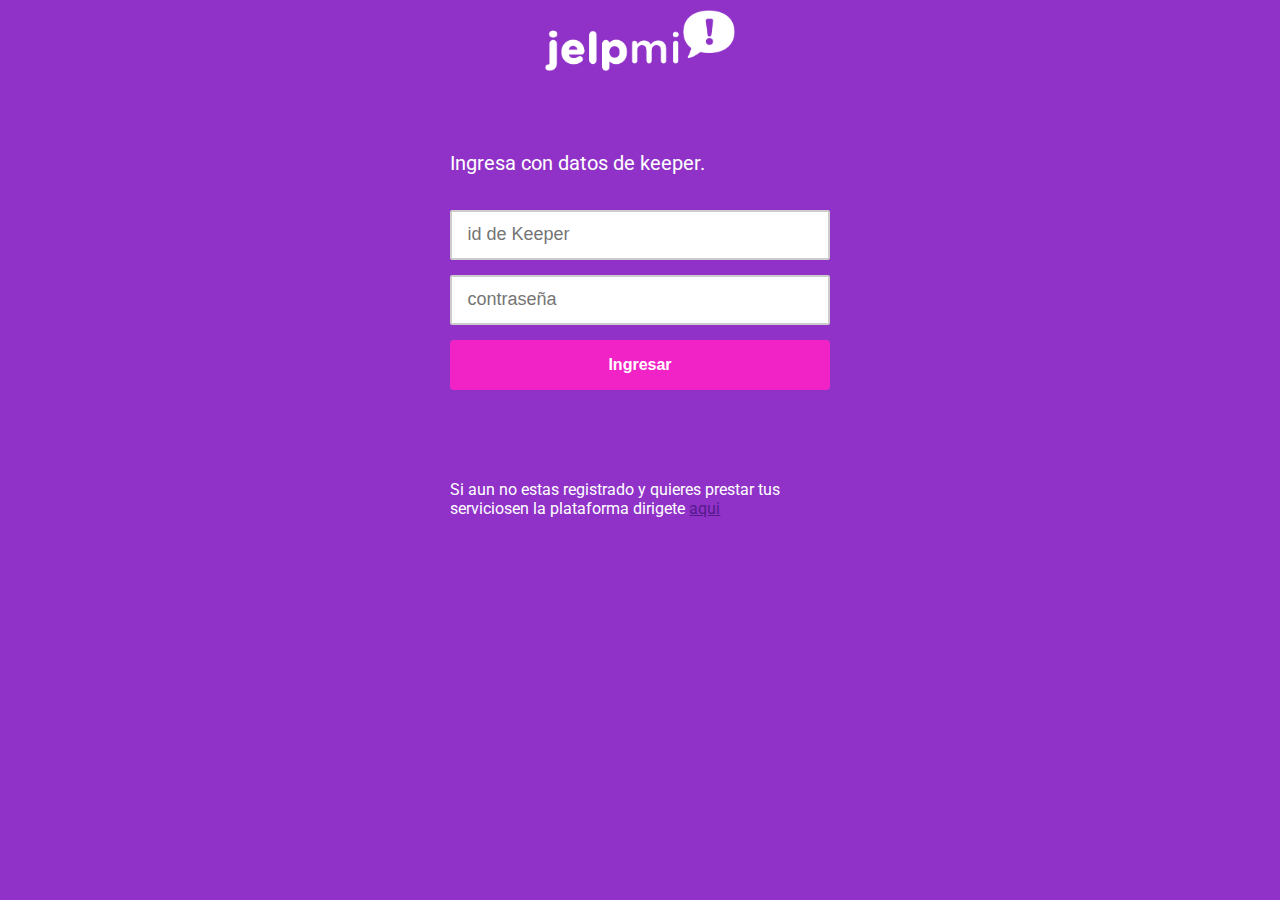
<file: index.html>
<!DOCTYPE html>
<html>
<head>
	<meta charset="utf-8">
    <meta name="viewport" content="width=device-width, initial-scale=1, shrink-to-fit=no">
    <link rel="stylesheet" type="text/css" href="./styles.css"><!-- Para agregar el archivo .css -->
	<title>Login</title>
</head>
<body>
	<div class="logo">
		<img src="./logo-light.png">
	</div>
	<div class="center">
		<p>Ingresa con datos de keeper.</p>
		<form>
			<input type="text" name="buscar" class="busqueda" placeholder="id de Keeper">
		</form>
		<form>
			<input type="password" name="buscar" class="busqueda" placeholder="contraseña">
		</form>
		<a href="./sesion.html">
		<button class="button">Ingresar</button></a>
		<p class="inferior">Si aun no estas registrado y quieres prestar tus serviciosen la plataforma dirigete <a href="">aqui</a></p>
	</div>
		
	<!-- <script src="./servicios.js"></script> -->
</body>
</html>
</file>
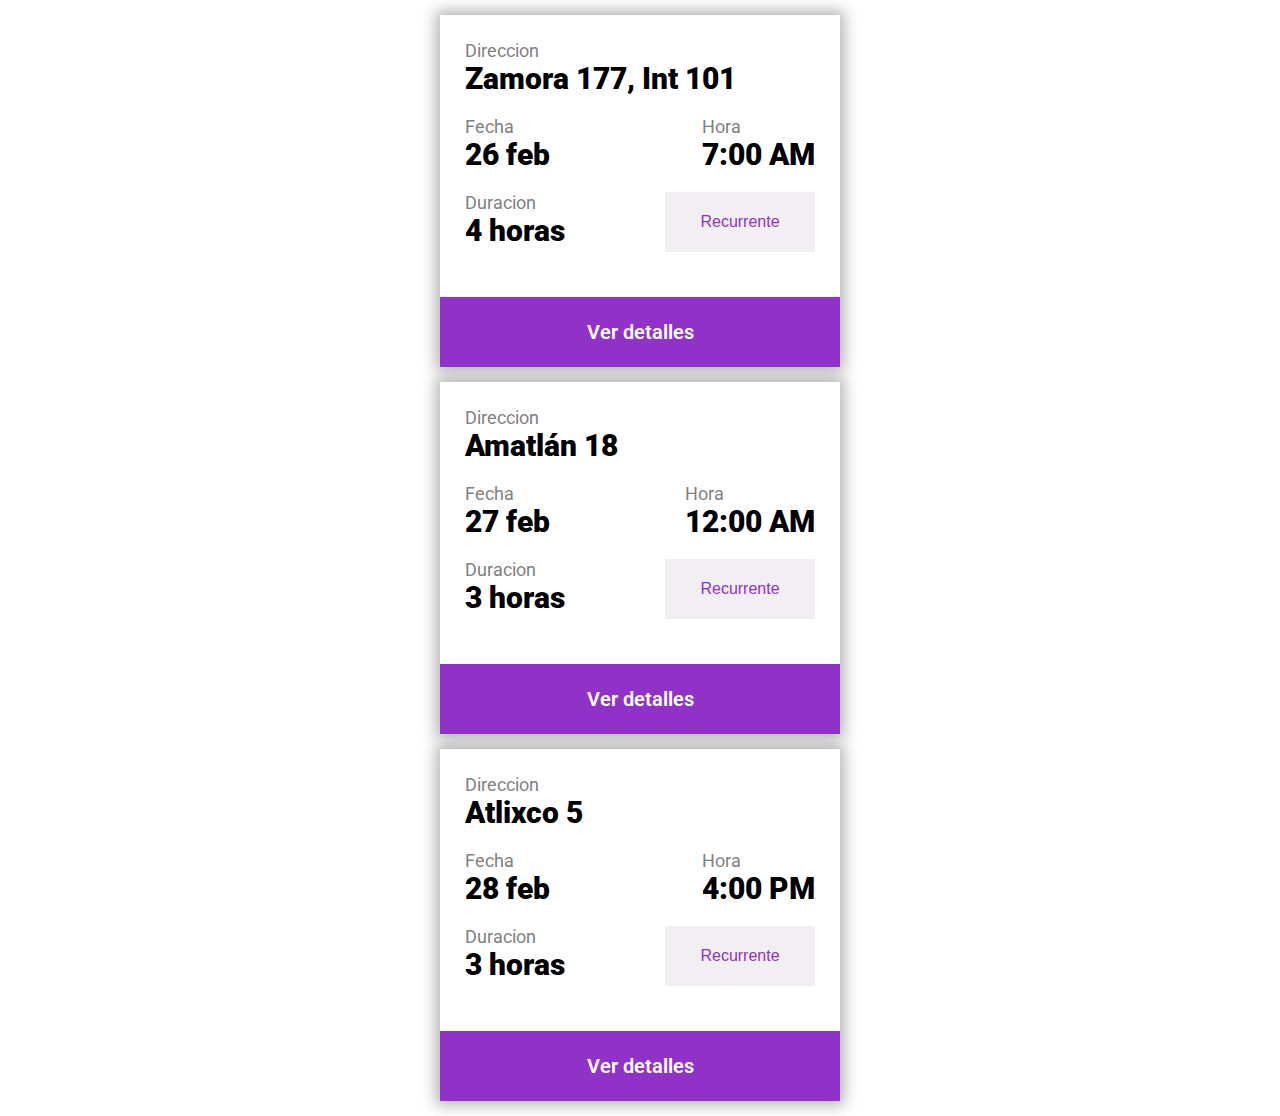
<file: servicios/servicios.html>
<!DOCTYPE html>
<html>
<head>
	<meta charset="utf-8">
    <meta name="viewport" content="width=device-width, initial-scale=1, shrink-to-fit=no">
    <link rel="stylesheet" type="text/css" href="./servicios.css"><!-- Para agregar el archivo .css -->
	<title>Servicios</title>
</head>
<body id="servicios">
		
	<script src="./servicios.js"></script>
</body>
</html>
</file>
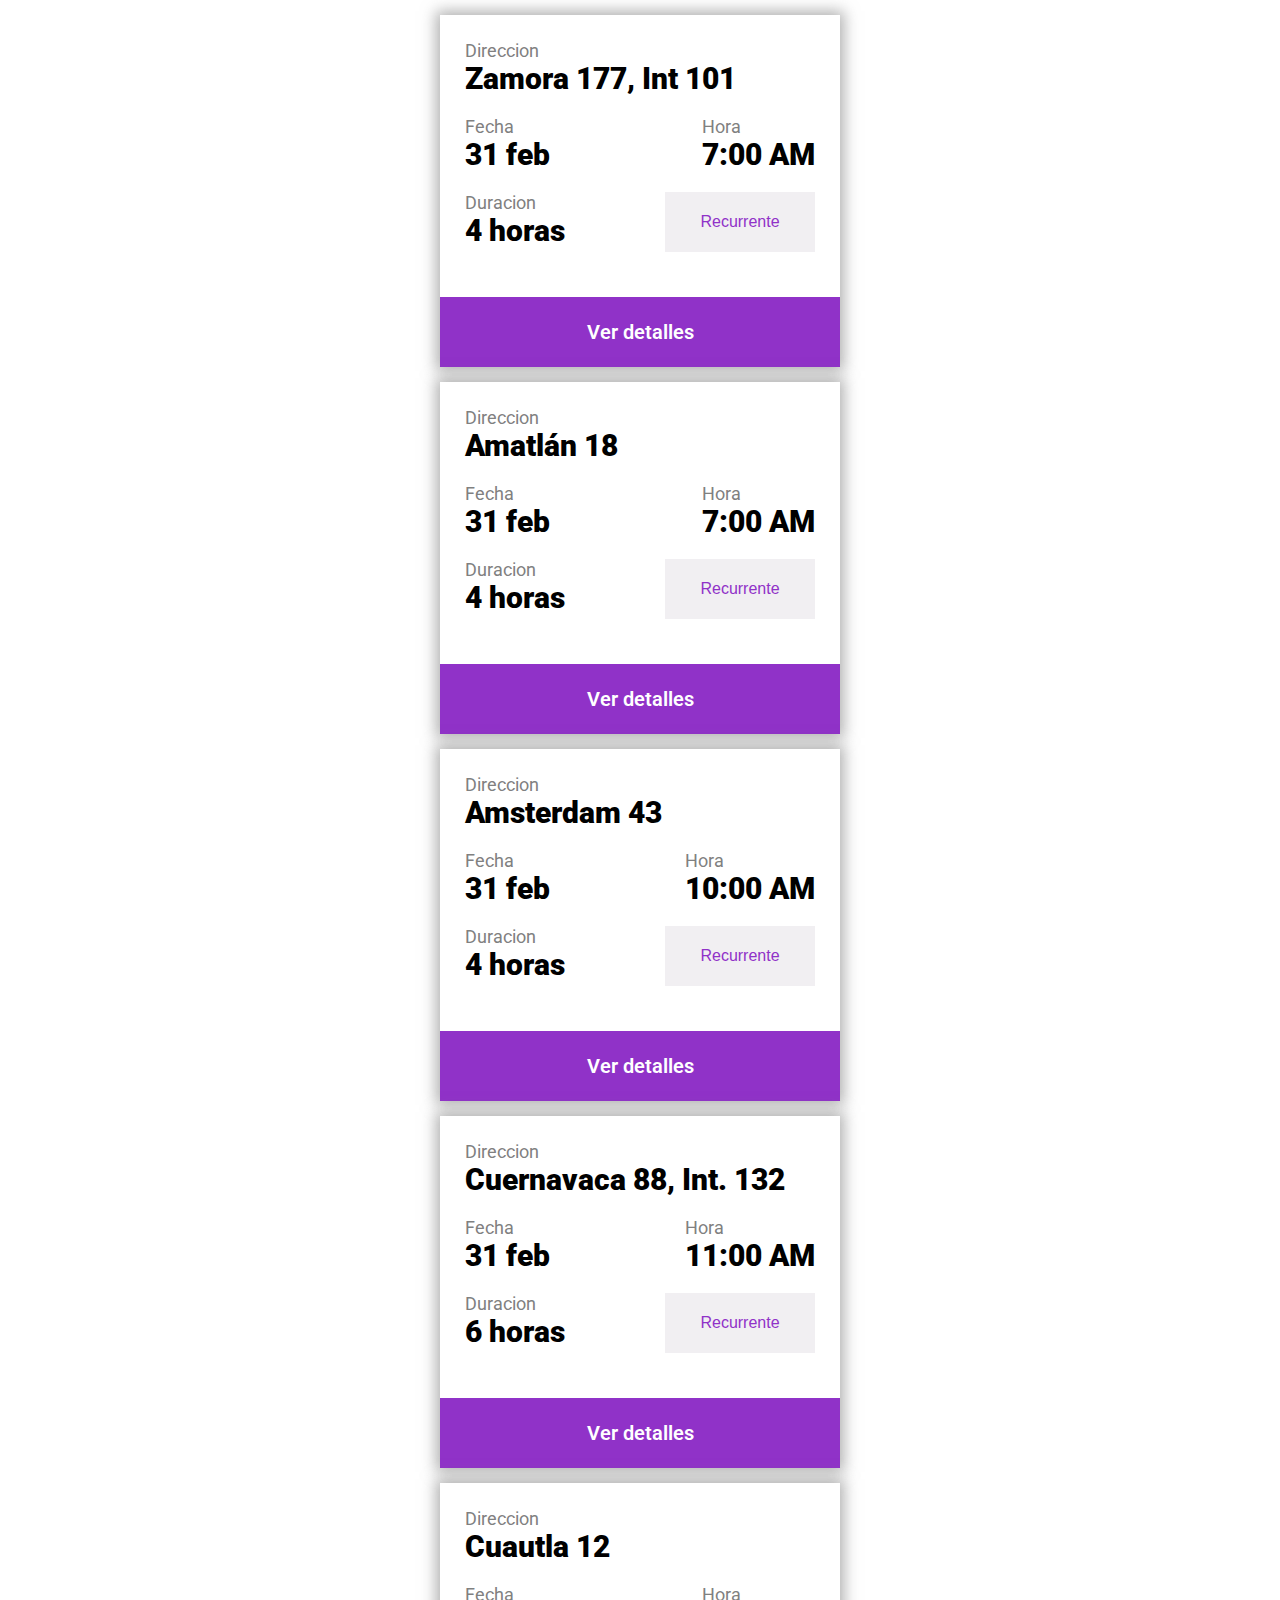
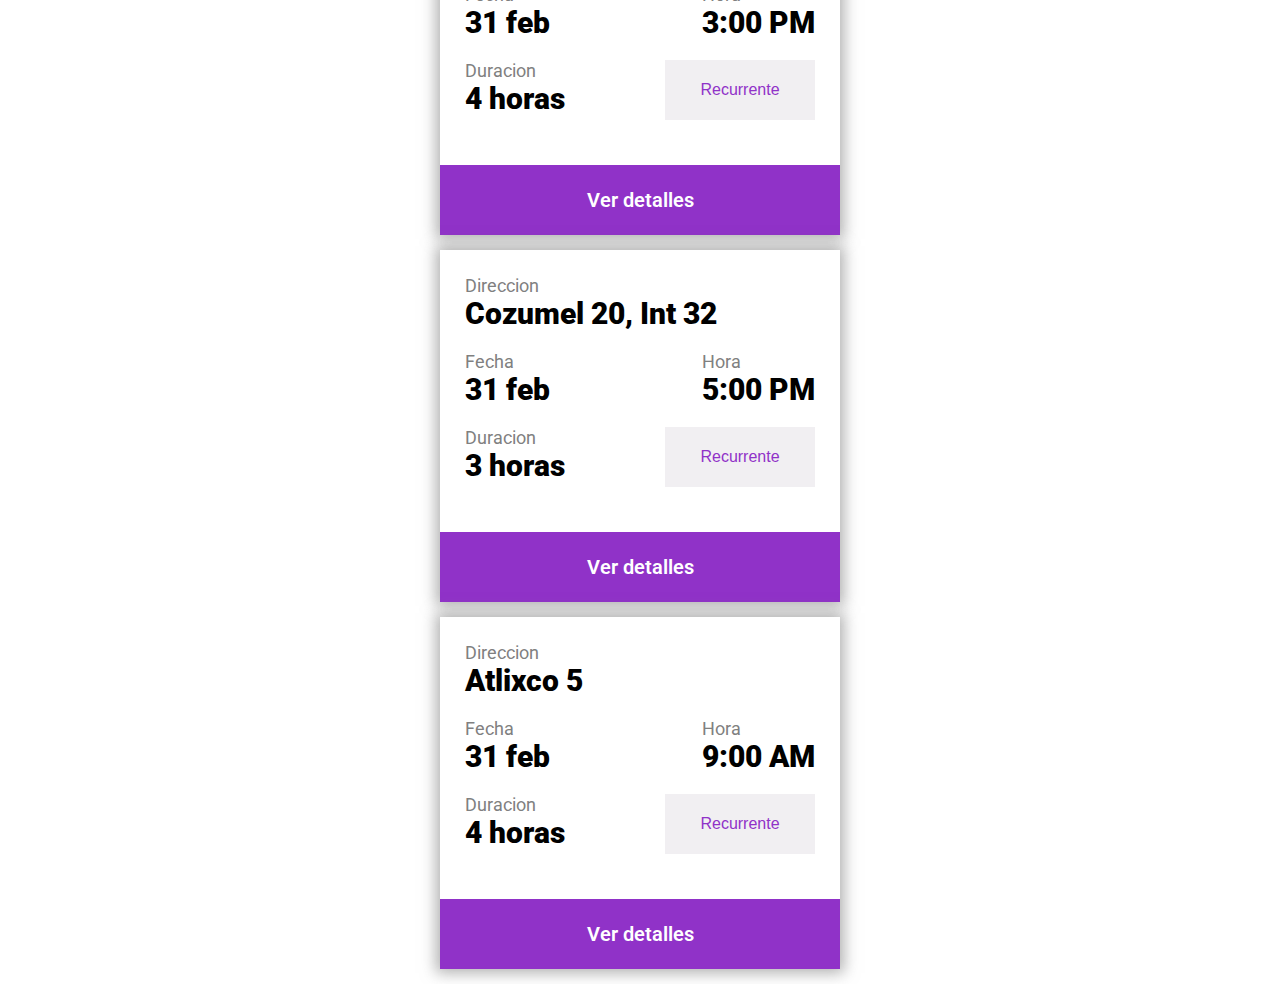
<file: servicios/serviciosDisp.html>
<!DOCTYPE html>
<html>
<head>
	<meta charset="utf-8">
    <meta name="viewport" content="width=device-width, initial-scale=1, shrink-to-fit=no">
    <link rel="stylesheet" type="text/css" href="./serviciosDisp.css"><!-- Para agregar el archivo .css -->
	<title>Servicios</title>
</head>
<body id="servicios">
		
	<script src="./serviciosDisp.js"></script>
</body>
</html>
</file>
<file: styles.css>
@import url('https://fonts.googleapis.com/css?family=Roboto:400,500,700,900');

html{
	background-color: #9032C8;
	font-family: "Roboto", sans-serif; /*si no funciona google fonts va a insertar sans serif en las letras en lugar de robot*/
}

.logo img{
	display:block;
	width: 15%;
	margin:10px auto;
}

.center{
	display: block;
	width:30%;
	margin:80px auto;
	color: white;
	/*border: 2px solid black;*/
	font-size: 20px;
	font-weight: 400;
	padding-left: 30px;
	padding-right: 30px;
}

.busqueda{
	box-sizing: border-box;
}

input{
	border: 2px solid #ccc;
	width: 100%;
	border-radius: 2px;
	font-size: 18px;
	padding: 15px;
	height: 50px;
	margin-top: 15px;
}

.button{
	margin-top: 15px;
	color: white;
	background-color:#F223C6;
	border: none;
	text-align: center;
	font-size: 16px;
	padding: 13px 10px;
	font-weight: 600;
	border-radius: 4px;
	width: 100%;
	height: 50px;
}

.inferior{
	margin-top: 90px;
	font-size: 16px;
}
</file>
<file: servicios/servicios.css>
@import url('https://fonts.googleapis.com/css?family=Roboto:400,500,700,900');

html{
	font-family: "Roboto", sans-serif; /*si no funciona google fonts va a insertar sans serif en las letras en lugar de robot*/
}

.tarjeta{
	width: 400px;
	background-color: white;
	-webkit-box-shadow: 0px 0px 14px 4px rgba(114,114,114,0.56); 
	box-shadow: 0px 0px 14px 4px rgba(114,114,114,0.56);/*box generator en internet*/
	display: block; /*ocupa el 100% de la pantalla*/
	margin: 15px auto; /*el primero es para arriba y abajo, el segundo es para los lados*/
}

.contenedor-dato {
	margin-bottom: 20px;
}

.titulo{
	font-size: 18px;
	color: gray;
	margin: 0;
}

.contenido{
	font-size: 30px;
	font-weight: 900; /*900 esta importado con el link de arriba*/
	margin: 0px;
}

.linea{
	display: flex;
	justify-content: space-between;
}

.boton-tipo{
	width: 150px;
	height: 60px;
	background-color: #F1EFF2;
	font-size: 16px;
	color: #9032C8;
	border: none;
	outline: none;/*para que no se vea cuando se selecciona*/
}

.boton-tipo:hover{
	background-color: #9032C8;
	color: #F1EFF2;
	font-size: 20px;
	cursor: pointer;
}

.boton-tipo:active{
	background-color: rgb(96,11,145);
	font-size: 16px; 
}

.detalles{
	width: 100%;
	height: 70px;
	background-color: rgb(144,50,200); 
	color: white;
	text-align: center;
	line-height: 70px;
	font-size: 20px;
	font-weight: 600;
	cursor: pointer; /*para que aparezca la manita y parezca que es un boton*/
	user-select: none;
}

.contenedor-tarjeta{
	width: 300px;
}

.tarjeta-contenido{
	padding: 25px;
}

.detalles:hover{
	background-color: #551A8B;
}
</file>
<file: servicios/serviciosDisp.css>
@import url('https://fonts.googleapis.com/css?family=Roboto:400,500,700,900');

html{
	font-family: "Roboto", sans-serif; /*si no funciona google fonts va a insertar sans serif en las letras en lugar de robot*/
}

.tarjeta{
	width: 400px;
	background-color: white;
	-webkit-box-shadow: 0px 0px 14px 4px rgba(114,114,114,0.56); 
	box-shadow: 0px 0px 14px 4px rgba(114,114,114,0.56);/*box generator en internet*/
	display: block; /*ocupa el 100% de la pantalla*/
	margin: 15px auto; /*el primero es para arriba y abajo, el segundo es para los lados*/
}

.contenedor-dato {
	margin-bottom: 20px;
}

.titulo{
	font-size: 18px;
	color: gray;
	margin: 0;
}

.contenido{
	font-size: 30px;
	font-weight: 900; /*900 esta importado con el link de arriba*/
	margin: 0px;
}

.linea{
	display: flex;
	justify-content: space-between;
}

.boton-tipo{
	width: 150px;
	height: 60px;
	background-color: #F1EFF2;
	font-size: 16px;
	color: #9032C8;
	border: none;
	outline: none;/*para que no se vea cuando se selecciona*/
}

.boton-tipo:hover{
	background-color: #9032C8;
	color: #F1EFF2;
	font-size: 20px;
	cursor: pointer;
}

.boton-tipo:active{
	background-color: rgb(96,11,145);
	font-size: 16px; 
}

.detalles{
	width: 100%;
	height: 70px;
	background-color: rgb(144,50,200); 
	color: white;
	text-align: center;
	line-height: 70px;
	font-size: 20px;
	font-weight: 600;
	cursor: pointer; /*para que aparezca la manita y parezca que es un boton*/
	user-select: none;
}

.contenedor-tarjeta{
	width: 300px;
}

.tarjeta-contenido{
	padding: 25px;
}

.detalles:hover{
	background-color: #551A8B;
}
</file>
